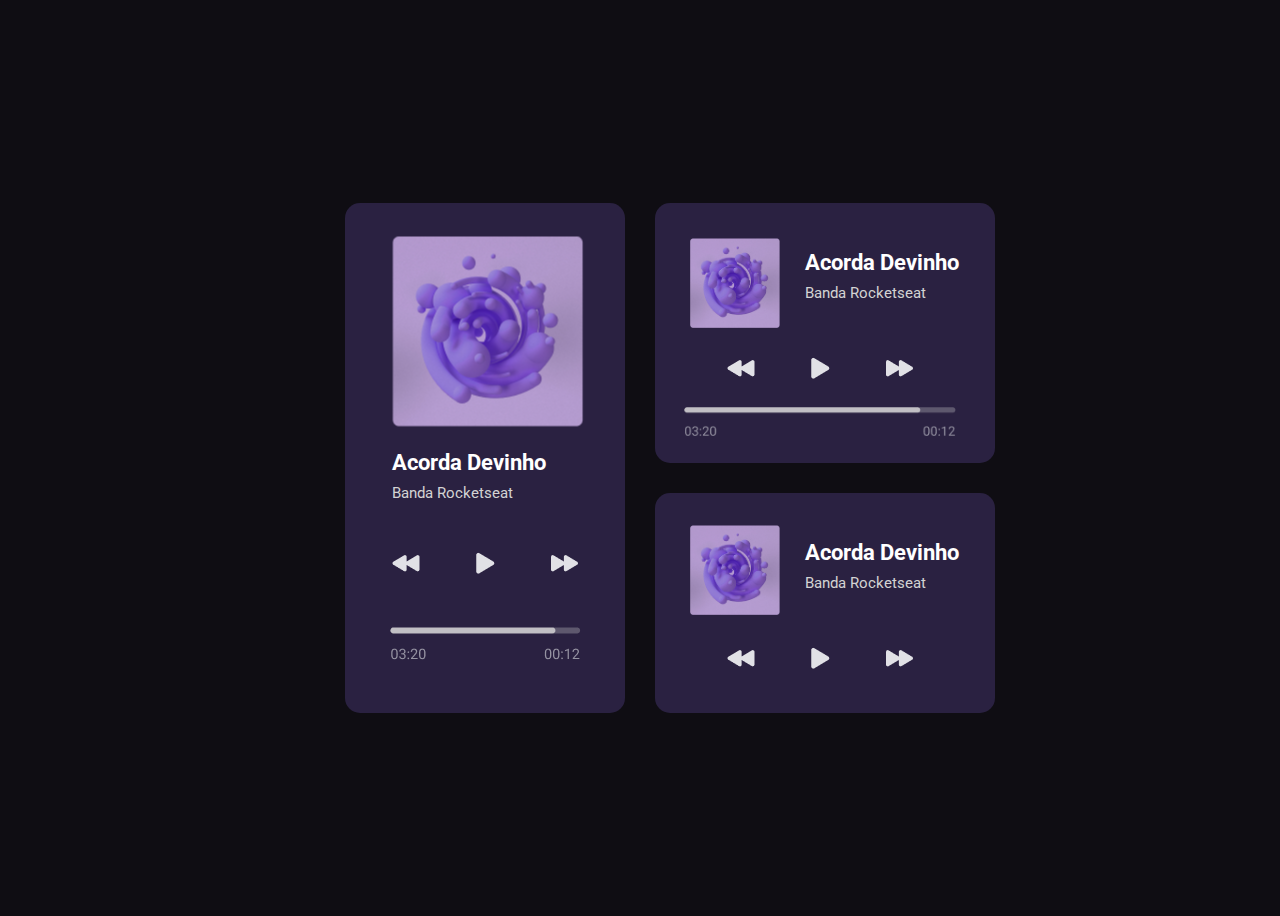
<file: desafio 2/index.html>
<!DOCTYPE html>
<html lang="pt-br">
<head>
    <meta charset="UTF-8">
    <meta name="viewport" content="width=device-width, initial-scale=1.0">
    <title>Player de musica</title>
    <link rel="stylesheet" href="styles.css">
    <link rel="stylesheet" href="https://fonts.googleapis.com/css?family=Roboto">
</head>
<body>
    <div class="container">

        <div class="coluna esquerda">

            <div class="conteiner-1">

                <img src="imagens/imagem.png" alt="imagem" class="imagem1">
                <h1>Acorda Devinho</h1>
                <p>Banda Rocketseat</p>
                <img src="imagens/play.png" alt="imagem" class="play">
                <img src="imagens/tempo.png" alt="imagem" class="tempo">
            </div>
        </div>

        <div class="coluna direita">

            <div class="conteiner-2">

                <img src="imagens/imagem.png" alt="imagem" class="imagem2">
                <h1 class="conteiner2-h1">Acorda Devinho</h1>
                <p class="conteiner2-p">Banda Rocketseat</p>
                <img src="imagens/play.png" alt="imagem" class="play-2">
                <img src="imagens/Frame 7805.png" alt="imagem" class="tempo-2">

            </div>
            
            <div class="conteiner-3">
                <img src="imagens/imagem.png" alt="imagem" class="imagem3">
                <h1 class="conteiner3-h1">Acorda Devinho</h1>
                <p class="conteiner3-p ">Banda Rocketseat</p>
                <img src="imagens/play.png" alt="imagem" class="play-2">
            </div>
        </div>
    </div>
</body>
</html>
</file>
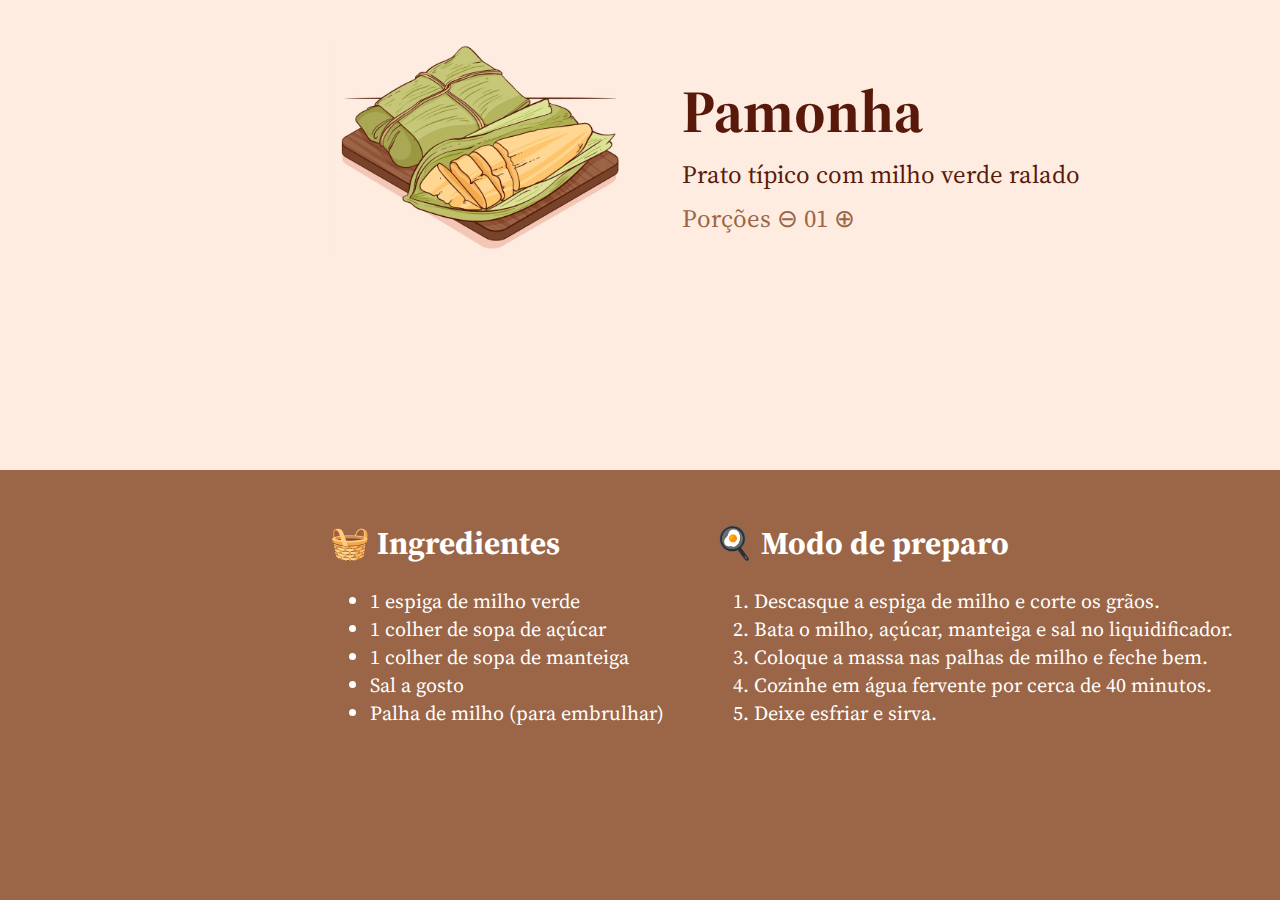
<file: desafio 3/index.html>
<!DOCTYPE html>
<html lang="pt-br">
<head>
    <meta charset="UTF-8">
    <meta name="viewport" content="width=device-width, initial-scale=1.0">
    <title>Rceita Junina</title>
    <link rel="stylesheet" href="styles.css">
    <link href="https://fonts.googleapis.com/css2?family=Source+Serif+Pro&display=swap" rel="stylesheet">

</head>
<body>

    <div class="conteiner">

        <div class="top">
            <img src="imagens/pamonha.png" alt="pamonha" class="pamonha">
            <div class="texto-top">
                <h1 class="h1-top">Pamonha</h1>
                <p class="p1-top">Prato típico com milho verde ralado</p>
                <p class="p2-top">Porções &#8854; 01 &#8853;</p>
            </div>
        </div>
        

        <div class="bottom">
            <div class="left">
                <h1>&#x1F9FA; Ingredientes</h1>
                <ul>
                    <li>1 espiga de milho verde</li>
                    <li>1 colher de sopa de açúcar</li>
                    <li>1 colher de sopa de manteiga</li>
                    <li>Sal a gosto</li>
                    <li>Palha de milho (para embrulhar)</li>
                </ul>
            </div>
            <div class="right">
                <h1>&#x1F373; Modo de preparo</h1>
                <ol>
                    <li>Descasque a espiga de milho e corte os grãos.</li>
                    <li>Bata o milho, açúcar, manteiga e sal no liquidificador.</li>
                    <li>Coloque a massa nas palhas de milho e feche bem.</li>
                    <li>Cozinhe em água fervente por cerca de 40 minutos.</li>
                    <li>Deixe esfriar e sirva.</li>
                </ol>

            </div>
        </div>

    </div>

</body>
</html>
</file>
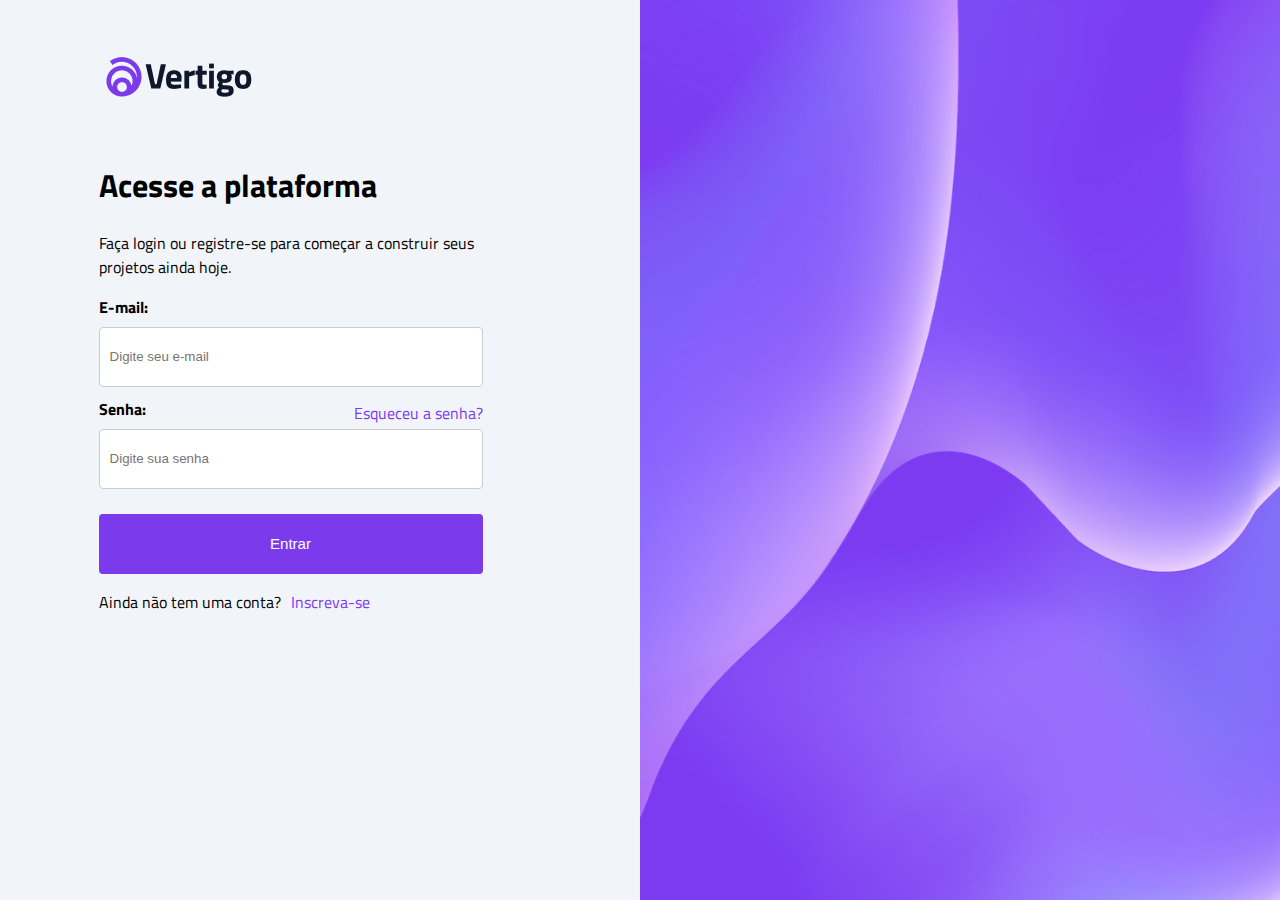
<file: desafio 4/index.html>
<!DOCTYPE html>
<html lang="pt-br">
<head>
    <meta charset="UTF-8">
    <meta name="viewport" content="width=device-width, initial-scale=1.0">
    <title>Página de Login</title>
    <link rel="stylesheet" href="styles.css">
    <link rel="stylesheet" href="https://fonts.googleapis.com/css2?family=Titillium+Web:wght@300;400;700&display=swap">

</head>

<body>

    <div class="content">

        <img src="imagens/img.png" alt="imagem" class="imagem">

        <div class="left">

            <img src="imagens/logo.png" alt="imagem" class="logo">

            <h1>Acesse a plataforma</h1>
            <p>Faça login ou registre-se para começar a construir seus projetos ainda hoje.</p>

            <form id="loginForm">
                <div>
                    <label for="email">E-mail:</label>
                    <input type="text" id="email" name="email" placeholder="Digite seu e-mail">
                    <span id="emailError" style="color: red;"></span>
                </div>
                <div>
                    <div class="senha">
                        <label for="senha">Senha:</label>
                        <a href="">Esqueceu a senha?</a>
                    </div>
                    <input type="text" id="senha" name="senha" placeholder="Digite sua senha">
                    <span id="senhaError" style="color: red;"></span>
                </div>
                

                <button type="submit">Entrar</button>
            </form>

            <div class="final">

                <p>Ainda não tem uma conta?</p>
                <div class="inscreva-se">
                    <a href="">Inscreva-se</a>
                </div>
            </div>
        </div>
    </div>

    <script src="script.js"></script>
</body>
</html>
</file>
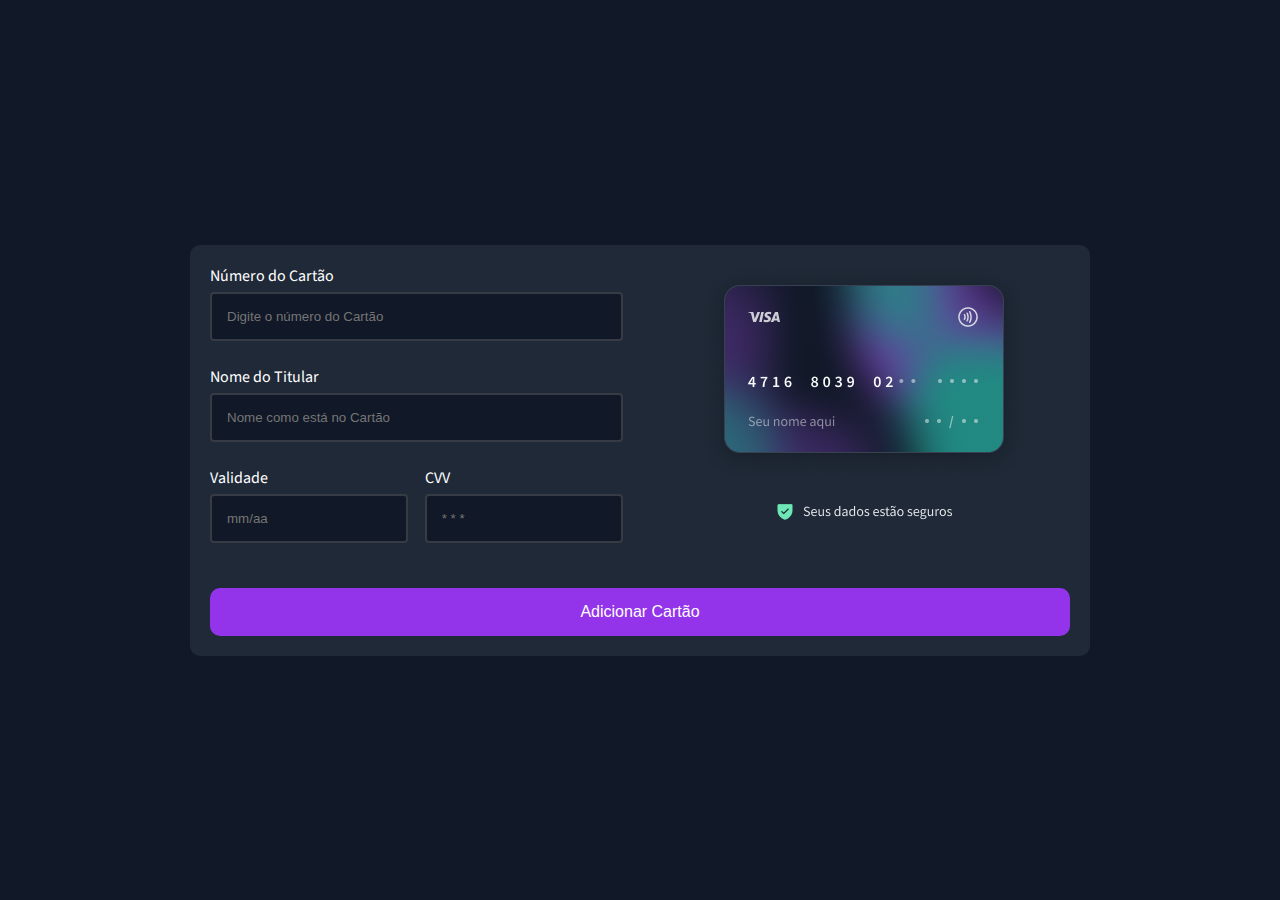
<file: desafio 5/index.html>
<!DOCTYPE html>
<html lang="en">
<head>
    <meta charset="UTF-8">
    <meta name="viewport" content="width=device-width, initial-scale=1.0">
    <title>Document</title>
    <link rel="stylesheet" href="styles.css">
    <link href="https://fonts.googleapis.com/css2?family=Source+Sans+Pro:wght@400;600;700&display=swap" rel="stylesheet">
</head>
<body>
    <div class="content">

        <div class="top">
            <div class="dados">
                <form action="dadoForm">
                    <div class="numero-cartao">
                        <label for="numero-cartao">Número do Cartão</label>
                        <input type="text" id="numero-cartao" name="numero-cartao" placeholder="Digite o número do Cartão">
                    </div>
                    <div class="nome-titular">
                        <label for="nome-titular">Nome do Titular</label>
                        <input type="text" id="nome-titular" name="nome-titular" placeholder="Nome como está no Cartão">
                    </div>
                    <div class="vali-cvv">
                        <div class="validade">
                            <label for="validade">Validade</label>
                            <input type="text" id="validade" name="validade" placeholder="mm/aa">
                        </div>
                        <div class="cvv">
                            <label for="cvv">CVV</label>
                            <input type="number" maxlength="3" id="cvv" name="cvv" placeholder="* * *">
                        </div>
                    </div>
                </form>
            </div>
            <div class="cartao">
                <img src="imagens/cartão frente.png" alt="imagem" class="foto-cartao">
                <img src="imagens/Safe info.png" alt="imagem" class="safe-info">
            </div>
        </div>
        <button id="adicionar-cartao">Adicionar Cartão</button>

    </div>
<script src="app.js"></script>
</body>
</html>
</file>
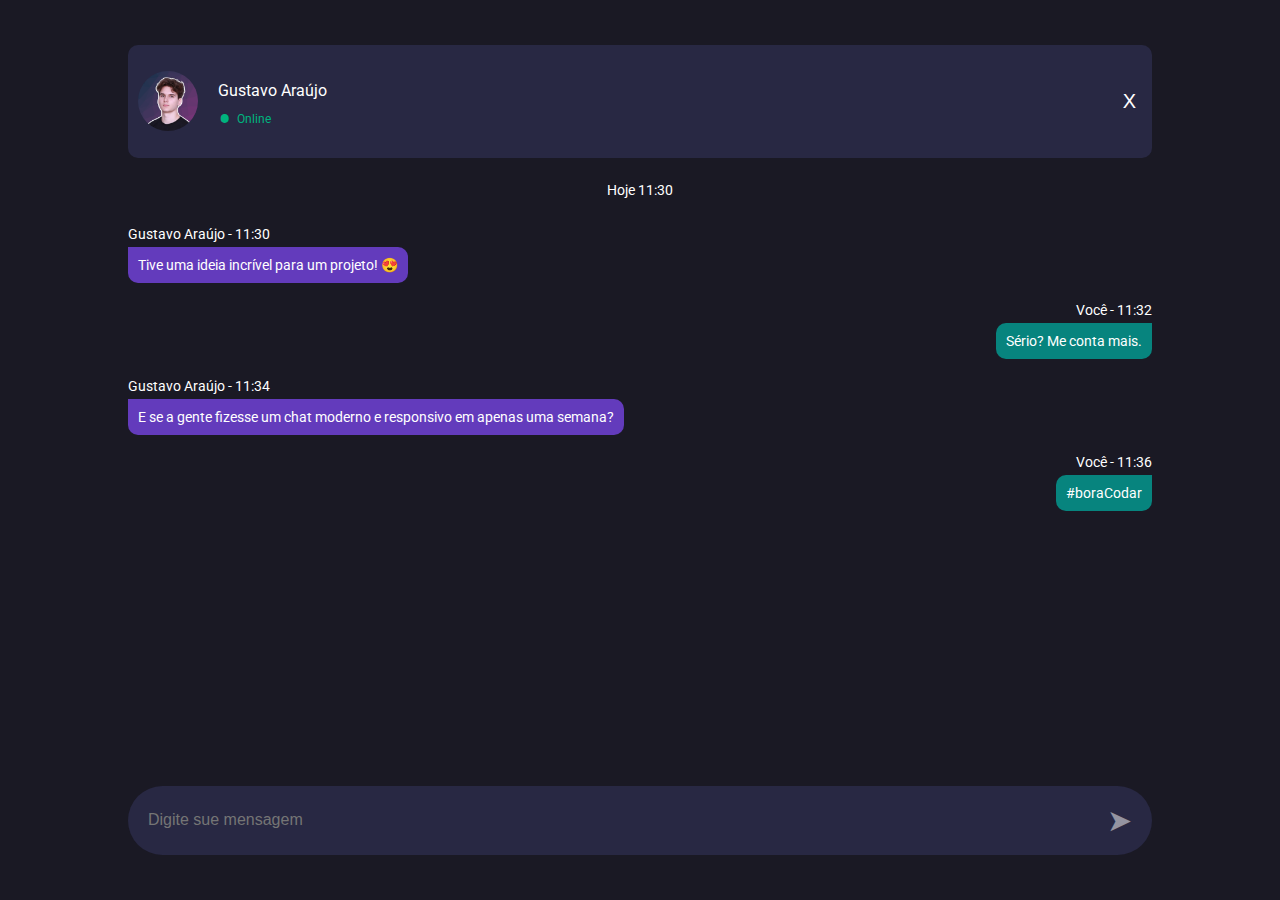
<file: desafio 6/index.html>
<!DOCTYPE html>
<html lang="en">
<head>
    <meta charset="UTF-8">
    <meta name="viewport" content="width=device-width, initial-scale=1.0">
    <title>Document</title>
    <link rel="stylesheet" href="styles.css">
    <link rel="stylesheet" href="https://fonts.googleapis.com/css2?family=Roboto:wght@400;700&display=swap">
</head>
<body>
    <div class="content">

        <div class="perfil">
            <img src="imagens/foto perfil.png" alt="Avatar" class="foto-perfil">
            <div class="cabecalho">
                <p class="nome-usuraio">Gustavo Araújo</p>
                <p class="online"><span class="bullet">&bull;</span> Online</p>
            </div>
            <button class="sair">X</button>
        </div>

        <div class="chat">
            <div class="horario">
                <P>Hoje 11:30</P>
            </div>
            <div class="mensagem1">
                <p class="tempo">Gustavo Araújo - 11:30</p>
                <p class="mensagem-contato mensagem-container">Tive uma ideia incrível para um projeto! 😍</p>
            </div>
            <div class="mensagem2">
                <p class="tempo">Você - 11:32</p>
                <p class="mensagem-contato mensagem-container">Sério? Me conta mais.</p>
            </div>
            <div class="mensagem3">
                <p class="tempo">Gustavo Araújo - 11:34</p>
                <p class="mensagem-contato mensagem-container">E se a gente fizesse um chat moderno e responsivo em apenas uma semana?</p>
            </div>
            <div class="mensagem4">
                <p class="tempo">Você - 11:36</p>
                <p class="mensagem-contato mensagem-container">#boraCodar</p>
            </div>            

        </div>

        <div class="mensagem">
            <input type="text" class="input-mensagem" placeholder="Digite sue mensagem">
            <button class="enviar">&#10148;</button>
        </div>
    </div>
    <script src="app.js"></script>

</body>
</html>
</file>
<file: desafio 2/styles.css>
body {
    font-family:'Roboto', sans-serif;
    background-color: #0F0D13;
    overflow-y: hidden;
}

.container {
    display: flex;
    height: 100vh;
}

.coluna {
    flex: 1; 
    display: flex; 
    flex-direction: column; 
    justify-content: center; 
}

.direita {
    align-items: flex-start;
}

.esquerda {
    align-items: flex-end;
}

.conteiner-1 {
    width: 280px;
    height: 510px;
    margin: 15px;
    background-color: #2A2141;
    color: #fff;
    text-align: center;
    border-radius: 15px;
}

.conteiner-2 {
    width: 340px;
    height: 260px;
    margin: 15px;
    background-color: #2A2141;
    color: #fff;
    text-align: center;
    border-radius: 15px;
}

.conteiner-3 {
    width: 340px;
    height: 220px;
    margin: 15px;
    background-color: #2A2141;
    color: #fff;
    text-align: center;
    border-radius: 15px;
}

h1 {
    margin-top: 75px;
    margin-bottom: 0;
    margin-left: 47px;
    text-align: left;
    font-size: 22px;
    line-height: 40px;
}

p {
    margin-top: 0;
    margin-bottom: 0;
    margin-left: 47px;
    text-align: left;
    font-size: 15px;
    line-height: 20px;
    color: lightgray;
}

.conteiner2-h1 {
    margin-top: 40px;
    margin-left: 150px;
}

.conteiner2-p {
    margin-left: 150px;
}

.conteiner3-h1 {
    margin-top: 40px;
    margin-left: 150px;
}

.conteiner3-p {
    margin-left: 150px;
}

.imagem1 {
    position: relative;
    top: 25%;
    left: 35%;
    transform: translate(-50%, -50%);
    margin-bottom: -30px;
}


.imagem2 {
    width: 90px;
    height: auto;
    position: relative;
    top: 80px;
    left: 80px;
    transform: translate(-50%, -50%); 
    float: left;
}

.imagem3 {
    width: 90px;
    height: auto;
    position: relative;
    top: 35%;
    left: 80px;
    transform: translate(-50%, -50%);
    float: left;
}

.play {
    margin-top: 45px;
}

.tempo {
    margin-top: 45px;
}

.play-2 {
    margin-top: 50px;
    margin-left: -10px;
}

.tempo-2 {
    width: 80%;
    height: 35px;
    margin-top: 20px;
    margin-left: -10px;
}
</file>
<file: desafio 3/styles.css>
body {
    font-family: 'Source Serif Pro', serif;
    margin: 0;
    padding: 0;
}

.conteiner {
    display: flex;
    flex-direction: column;
    height: 100vh;
}

.top, .bottom{
    flex: 1;
}


.top {
    display: flex;
    align-items: flex-start;
    background-color: #FEECE0;
    padding-top: 40px;
}

.pamonha {
    width: 300px;
    height: auto;
    margin-left: 330px;
    margin-right: 20px;
}

.texto-top {
    margin-top: 30px
}

.h1-top {
    text-align: left;
    font-size: 60px;
    color: #58190A;
    display: inline;
    position: relative;
    margin-left: 32px;
    margin-top: 40px;
    margin-bottom: 0;
}

.p1-top {
    text-align: left;
    font-size: 25px;
    color: #58190A;
    position: relative;
    margin-top: 5px;
    margin-bottom: 0;
    margin-left: 32px;
}

.p2-top {
    text-align: left;
    font-size: 25px;
    color: #9B6647;
    position: relative;
    margin-left: 32px;
    margin-top: 10px;
    margin-bottom: 0;
}

.bottom {
    background-color: #9B6647;
    display: flex;
}

.left, .right {
    color: white;
    margin-top: 30px;
}

.left {
    margin-left: 330px;
}

.right {
    margin-left: 50px;
}

li {
    font-size: 20px;
}
</file>
<file: desafio 4/styles.css>
body {
    font-family: 'Titillium Web', sans-serif;
    overflow-y: hidden;
    margin: 0;
    background-color: #F1F5F9;
}

.content {
    position: relative;
    width: 100%;
    height: 100vh;
}

.imagem {
    position: absolute;
    height: 100vh;
    width: 50vw;
    right: 0;
}

.left {
    margin-left: 7.7vw;
    height: 100vh;
    width: 30vw;
}

.logo {
    margin-top: 50px;
    margin-bottom: 30px;
}


label {
    display: block;
    margin-bottom: 8px;
    font-weight: bold;
}

input[type="text"]{
    width: 100%;
    height: 60px;
    padding: 10px;
    margin-bottom: 10px;
    border: 1px solid #ccc;
    color: #434343;
    border-radius: 4px;
    box-sizing: border-box;
}


.senha {
    display: flex;
    align-items: center;
    justify-content: space-between;
}

a {
    text-decoration: none;
    color: #7C3AED;
}

button {
    width: 100%;
    height: 60px;
    margin-top: 15px;
    border: 0;
    border-radius: 4px;
    color: white;
    font-size: 15px;
    background-color: #7C3AED;
    cursor: pointer;
}

button:hover {
    background-color: #6935c2;
}

.final {
    display: flex;
    align-items: center;
}

.inscreva-se {
    margin-left: 10px;
}
</file>
<file: desafio 5/styles.css>
body {
    font-family: 'Source Sans Pro', sans-serif;
    background-color: #111827;
    display: flex;
    justify-content: center;
    align-items: center;
    height: 100vh;
    margin: 0;
    overflow: hidden;
}

.content {
    max-width: 900px;
    width: 100%;
    background-color: #1F2937;
    display: flex;
    flex-direction: column;
    align-items: center;
    border-radius: 10px;
    padding: 20px;
    box-sizing: border-box;
}

.top {
    width: 100%;
    display: flex;
    flex-direction: column;
    margin-bottom: 20px;
}

.dados, .cartao {
    width: 100%;
}

.cartao {
    display: flex;
    flex-direction: column;
    align-items: center;
}

.foto-cartao, .safe-info {
    max-width: 100%;
    height: auto;
    margin-bottom: 20px;
}

button {
    background-color: #9333EA;
    color: white;
    padding: 15px;
    width: 100%;
    border-radius: 10px;
    border: none;
    font-size: 16px;
    transition: border-color 0.3s ease;
}

button:hover {
    background-color: #A855F7;
}

button:focus {
    border: 3px solid #fff;
}

label {
    display: block;
    margin-bottom: 5px;
    color: white;
}

input[type="text"],
input[type="number"] {
    background-color: #111827;
    width: 100%;
    padding: 15px;
    margin-bottom: 25px;
    border: 2px solid #373b44;
    color: white;
    border-radius: 4px;
    box-sizing: border-box;
    transition: border-color 0.3s ease;
}


input[type="text"]:hover,
input[type="number"]:hover {
    border-color: #5b5e64;
    outline: none;
}

input[type="text"]:focus,
input[type="number"]:focus {
    border-color: #9333EA;
    outline: none;
}

input[type="number"]::-webkit-outer-spin-button,
input[type="number"]::-webkit-inner-spin-button {
    -webkit-appearance: none;
    margin: 0;
}

.vali-cvv {
    display: flex;
    flex-direction: column;
}

@media (min-width: 768px) {
    .top {
        flex-direction: row;
        justify-content: space-between;
    }

    .dados, .cartao {
        width: 48%;
    }

    .vali-cvv {
        flex-direction: row;
        justify-content: space-between;
    }

    .validade, .cvv {
        width: 48%;
    }
}
</file>
<file: desafio 6/styles.css>
body {
    font-family: 'Roboto', sans-serif;
    background-color: #1A1924;
    display: flex;
    justify-content: center;
    align-items: center;
    height: 100vh;
    margin: 0;
    overflow: hidden;
}

.content {
    display: flex;
    flex-direction: column;
    align-items: center;
    height: 90vh;
    width: 80vw;
}

.perfil {
    background-color: #282843;
    border-radius: 10px;
    display: flex;
    flex-direction: row;
    align-items: center;
    height: 13vh;
    width: 100%;
}

.foto-perfil {
    margin-left: 10px;
    height: 60px;
    width: auto;
    border-radius: 50px;
}

.cabecalho {
    height: 40px;
    margin-left: 20px;
}

.nome-usuraio {
    color: white;
    margin: 0;
}

.online {
    color: #00B37E;
    margin: 0;
    font-size: 12px;
}

.bullet {
    font-size: 40px;
    vertical-align: middle;
    line-height: 1;
    margin-right: 2px;
}

.sair {
    margin-left: auto;
    margin-right: 10px;
    color: white;
    background-color: transparent;
    border: none;
    font-size: 20px;
    cursor: pointer;
}

.sair:hover {
    color: #af8aff;
}

.chat {
    height: 70vh;
    width: 100%;
    display: flex;
    flex-direction: column;
    font-size: 14px;
    overflow-y: auto;
    padding: 10px;
}

.chat::-webkit-scrollbar {
    width: 10px;
}

.chat::-webkit-scrollbar-thumb {
    background-color: #633BBC;
    border-radius: 5px;
}

.chat::-webkit-scrollbar-track {
    background: #1A1924;
}

.horario {
    text-align: center;
    color: #fff;
}

.mensagem1 .tempo {
    color: #fff;
    text-align: left;
    margin-bottom: 0;
}

.mensagem1 .mensagem-contato {
    color: #fff;
    text-align: left;
}

.mensagem1 .mensagem-container {
    background-color: #633BBC;
    border-radius: 10px;
    border-top-left-radius: 0;
    padding: 10px;
    margin: 5px 0;
    max-width: calc(100% - 20px);
    display: inline-block;
}

.mensagem2 {
    align-self: flex-end;
    margin-left: auto;
}

.mensagem2 .tempo {
    color: #fff;
    text-align: right;
    margin-bottom: 0;
}

.mensagem2 .mensagem-contato {
    color: #fff;
    text-align: right;
}

.mensagem2 .mensagem-container {
    background-color: #07847E;
    border-radius: 10px;
    border-top-right-radius: 0;
    padding: 10px;
    margin: 5px 0;
    max-width: calc(100% - 20px);
    display: inline-block;
}

.mensagem3 .tempo {
    color: #fff;
    text-align: left;
    margin-bottom: 0;
}

.mensagem3 .mensagem-contato {
    color: #fff;
    text-align: left;
}

.mensagem3 .mensagem-container {
    background-color: #633BBC;
    border-radius: 10px;
    border-top-left-radius: 0;
    padding: 10px;
    margin: 5px 0;
    max-width: calc(100% - 20px);
    display: inline-block;
}

.mensagem4 {
    align-self: flex-end;
    margin-left: auto;
}

.mensagem4 .tempo {
    color: #fff;
    text-align: right;
    margin-bottom: 0;
}

.mensagem4 .mensagem-contato {
    color: #fff;
    text-align: right;
}

.mensagem4 .mensagem-container {
    background-color: #07847E;
    border-radius: 10px;
    border-top-right-radius: 0;
    padding: 10px;
    margin: 5px 0;
    max-width: calc(100% - 20px);
    display: inline-block;
}

.tempo-mensagem {
    color: #fff;
    text-align: right;
    margin-bottom: 0;
}

.mensagem-digitada {
    align-self: flex-end;
    margin-left: auto;
    color: #fff;
    flex-direction: column;
    display: flex;
    align-items: flex-end;
}

.mensagem-digitada-contato {
    color: #fff;
    text-align: right;
}

.mensagem-digitada-container {
    background-color: #07847E;
    border-radius: 10px;
    border-top-right-radius: 0;
    padding: 10px;
    margin: 5px 0;
    max-width: calc(100% - 20px);
    display: inline-block;
}

.mensagem {
    display: flex;
    align-items: center;
    color: #fff;
    background-color: #282843;
    width: 100%;
    height: 8vh;
    border-radius: 90px;
    box-sizing: border-box;
    padding: 0 10px;
}

.input-mensagem {
    flex-grow: 1;
    border: none;
    outline: none;
    background: none;
    color: white;
    padding-left: 10px;
    font-size: 16px;
}

.enviar {
    background-color: transparent;
    cursor: pointer;
    border: none;
    padding: 0 10px;
    opacity: 0.5;
    font-size: 30px;
    color: #fff;
    transition: color 0.2s ease, opacity 0.3s ease;
}

.enviar:hover {
    opacity: 1;
}

.enviar:active {
    color: #633BBC;
    outline: none;
}

.enviar img {
    width: 24px;
    height: 24px;
}
</file>
